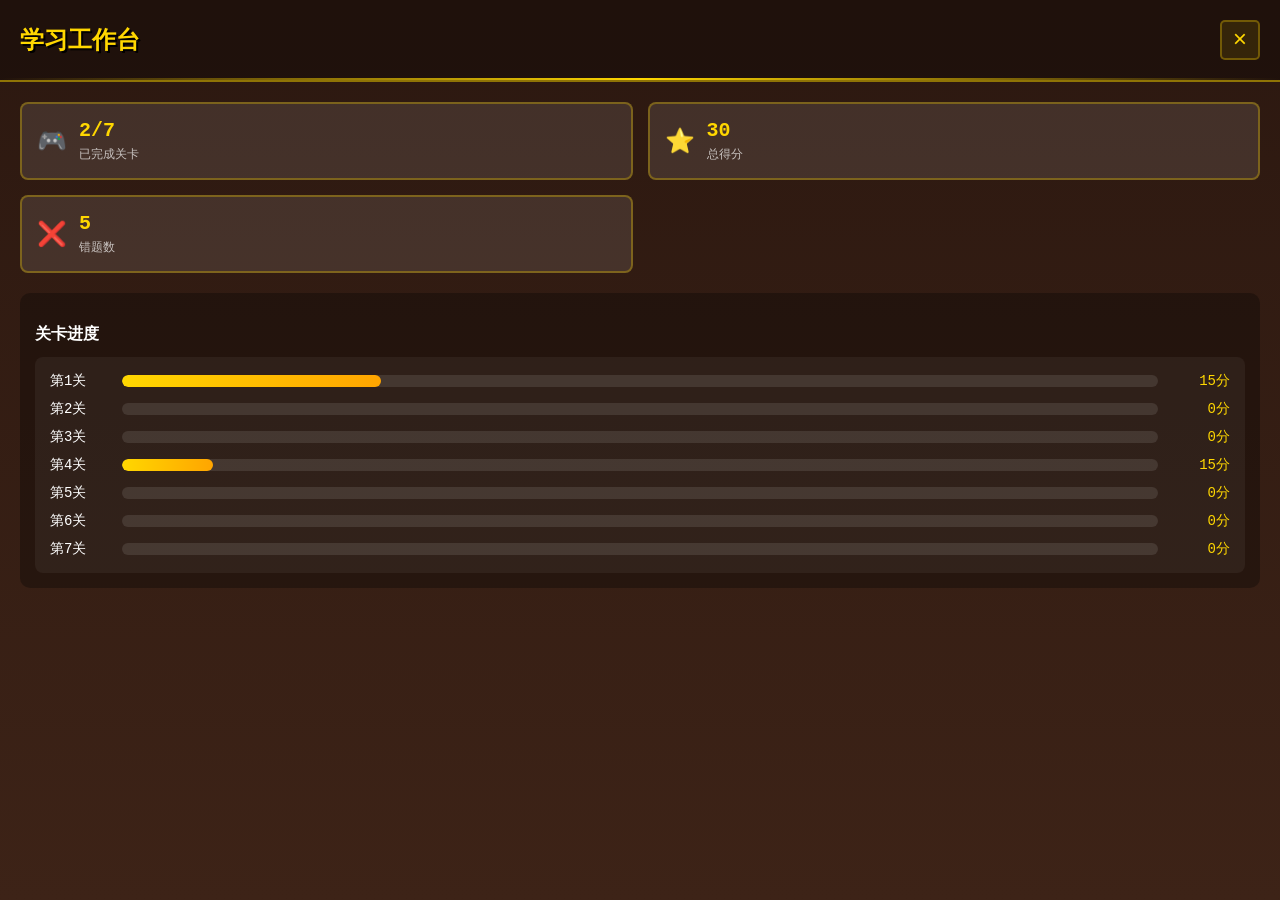
<file: test-workbench.html>
<!DOCTYPE html>
<html lang="zh-CN">

<head>
    <meta charset="UTF-8">
    <meta name="viewport" content="width=device-width, initial-scale=1.0, maximum-scale=1.0, user-scalable=no">
    <title>测试工作台页面</title>
    <link rel="stylesheet" href="css/work.css">
</head>

<body>
    <div id="workbenchPage" class="page workbench-page" style="display: block;">
        <div class="workbench-header">
            <h1 class="workbench-title">学习工作台</h1>
            <button class="workbench-close" onclick="closeWorkbenchPage()">×</button>
        </div>
        <div class="workbench-content">
            <div class="workspace-stats" id="workspace-stats">
                <div class="stat-card">
                    <div class="stat-icon">🎮</div>
                    <div class="stat-info">
                        <div class="stat-value" id="stat-levels">2/7</div>
                        <div class="stat-label">已完成关卡</div>
                    </div>
                </div>
                <div class="stat-card">
                    <div class="stat-icon">⭐</div>
                    <div class="stat-info">
                        <div class="stat-value" id="stat-score">30</div>
                        <div class="stat-label">总得分</div>
                    </div>
                </div>
                <div class="stat-card">
                    <div class="stat-icon">❌</div>
                    <div class="stat-info">
                        <div class="stat-value" id="stat-wrong">5</div>
                        <div class="stat-label">错题数</div>
                    </div>
                </div>
            </div>
            <div class="workspace-chart">
                <h3>关卡进度</h3>
                <div class="level-progress" id="level-progress">
                    <div class="level-item">
                        <span class="level-name">第1关</span>
                        <div class="level-bar">
                            <div class="level-fill" style="width:25%"></div>
                        </div>
                        <span class="level-score">15分</span>
                    </div>
                    <div class="level-item">
                        <span class="level-name">第2关</span>
                        <div class="level-bar">
                            <div class="level-fill" style="width:0%"></div>
                        </div>
                        <span class="level-score">0分</span>
                    </div>
                    <div class="level-item">
                        <span class="level-name">第3关</span>
                        <div class="level-bar">
                            <div class="level-fill" style="width:0%"></div>
                        </div>
                        <span class="level-score">0分</span>
                    </div>
                    <div class="level-item">
                        <span class="level-name">第4关</span>
                        <div class="level-bar">
                            <div class="level-fill" style="width:8.77%"></div>
                        </div>
                        <span class="level-score">15分</span>
                    </div>
                    <div class="level-item">
                        <span class="level-name">第5关</span>
                        <div class="level-bar">
                            <div class="level-fill" style="width:0%"></div>
                        </div>
                        <span class="level-score">0分</span>
                    </div>
                    <div class="level-item">
                        <span class="level-name">第6关</span>
                        <div class="level-bar">
                            <div class="level-fill" style="width:0%"></div>
                        </div>
                        <span class="level-score">0分</span>
                    </div>
                    <div class="level-item">
                        <span class="level-name">第7关</span>
                        <div class="level-bar">
                            <div class="level-fill" style="width:0%"></div>
                        </div>
                        <span class="level-score">0分</span>
                    </div>
                </div>
            </div>
        </div>
    </div>
    <script>
        function closeWorkbenchPage() {
            document.getElementById('workbenchPage').style.display = 'none';
        }
    </script>
</body>

</html>
</file>
<file: css/work.css>
/* 学习工作台页面样式 */

.workbench-page {
  position: fixed;
  top: 0;
  left: 0;
  width: 100%;
  height: 100%;
  background: linear-gradient(180deg, #2c1810 0%, #3d2317 100%);
  z-index: 1000;
  display: flex;
  flex-direction: column;
}

.workbench-header {
  display: flex;
  justify-content: space-between;
  align-items: center;
  padding: 20px;
  background: rgba(0, 0, 0, 0.3);
  border-bottom: 2px solid rgba(255, 215, 0, 0.5);
  position: relative;
}

.workbench-header::after {
  content: '';
  position: absolute;
  bottom: 0;
  left: 0;
  right: 0;
  height: 2px;
  background: linear-gradient(90deg, transparent, #FFD700, transparent);
}

.workbench-title {
  color: #FFD700;
  font-size: 24px;
  font-weight: bold;
  text-shadow: 2px 2px 0 #000;
  font-family: 'Zpix', 'Press Start 2P', 'Courier New', monospace;
  margin: 0;
}

.workbench-close {
  background: rgba(255, 215, 0, 0.1);
  border: 2px solid rgba(255, 215, 0, 0.3);
  color: #FFD700;
  font-size: 24px;
  cursor: pointer;
  padding: 0;
  width: 40px;
  height: 40px;
  display: flex;
  align-items: center;
  justify-content: center;
  font-family: 'Zpix', 'Press Start 2P', 'Courier New', monospace;
  transition: all 0.3s ease;
  border-radius: 5px;
}

.workbench-close:hover {
  background: rgba(255, 215, 0, 0.3);
  border-color: #FFD700;
  transform: scale(1.1);
  box-shadow: 0 0 10px rgba(255, 215, 0, 0.5);
}

.workbench-content {
  flex: 1;
  padding: 20px;
  overflow-y: auto;
}

/* 学习数据统计样式 */
.workspace-stats {
  display: grid;
  grid-template-columns: repeat(2, 1fr);
  gap: 15px;
  margin-bottom: 20px;
}

.stat-card {
  background: rgba(255, 255, 255, 0.1);
  border: 2px solid rgba(255, 215, 0, 0.3);
  border-radius: 8px;
  padding: 15px;
  display: flex;
  align-items: center;
  gap: 12px;
  transition: all 0.3s ease;
}

.stat-card:hover {
  background: rgba(255, 215, 0, 0.1);
  border-color: rgba(255, 215, 0, 0.5);
  transform: translateY(-2px);
  box-shadow: 0 4px 12px rgba(255, 215, 0, 0.2);
}

.stat-icon {
  font-size: 24px;
}

.stat-info {
  flex: 1;
}

.stat-value {
  color: #FFD700;
  font-size: 20px;
  font-weight: bold;
  font-family: 'Zpix', 'Press Start 2P', 'Courier New', monospace;
  margin-bottom: 4px;
}

.stat-label {
  color: rgba(255, 255, 255, 0.7);
  font-size: 12px;
  font-family: 'Zpix', 'Press Start 2P', 'Courier New', monospace;
}

/* 关卡进度样式 */
.workspace-chart {
  background: rgba(0, 0, 0, 0.3);
  border-radius: 10px;
  padding: 15px;
  margin-bottom: 20px;
}

.workspace-chart h3 {
  color: #fff;
  font-size: 16px;
  margin-bottom: 12px;
  font-family: 'Zpix', 'Press Start 2P', 'Courier New', monospace;
}

.level-progress {
  background: rgba(255, 255, 255, 0.05);
  border-radius: 8px;
  padding: 15px;
}

.workbench-page .level-item {
  display: flex;
  flex-direction: row;
  align-items: center;
  gap: 12px;
  margin-bottom: 10px;
  width: 100%;
}

.workbench-page .level-item:last-child {
  margin-bottom: 0;
}

.workbench-page .level-name {
  width: 60px;
  color: #fff;
  font-size: 14px;
  font-family: 'Zpix', 'Press Start 2P', 'Courier New', monospace;
  flex-shrink: 0;
  text-align: left;
  white-space: nowrap;
}

.workbench-page .level-bar {
  flex: 1;
  height: 12px;
  background: rgba(255, 255, 255, 0.1);
  border-radius: 6px;
  overflow: hidden;
  position: relative;
}

.workbench-page .level-fill {
  height: 100%;
  background: linear-gradient(90deg, #FFD700, #FFA500);
  border-radius: 6px;
  transition: width 0.5s ease;
  display: block;
}

.workbench-page .level-score {
  width: 60px;
  color: #FFD700;
  font-size: 14px;
  text-align: right;
  font-family: 'Zpix', 'Press Start 2P', 'Courier New', monospace;
  flex-shrink: 0;
  white-space: nowrap;
}

/* 滚动条样式 */
.workbench-content::-webkit-scrollbar {
  width: 8px;
}

.workbench-content::-webkit-scrollbar-track {
  background: rgba(0, 0, 0, 0.3);
  border-radius: 4px;
}

.workbench-content::-webkit-scrollbar-thumb {
  background: rgba(255, 215, 0, 0.5);
  border-radius: 4px;
}

.workbench-content::-webkit-scrollbar-thumb:hover {
  background: rgba(255, 215, 0, 0.8);
}
</file>
